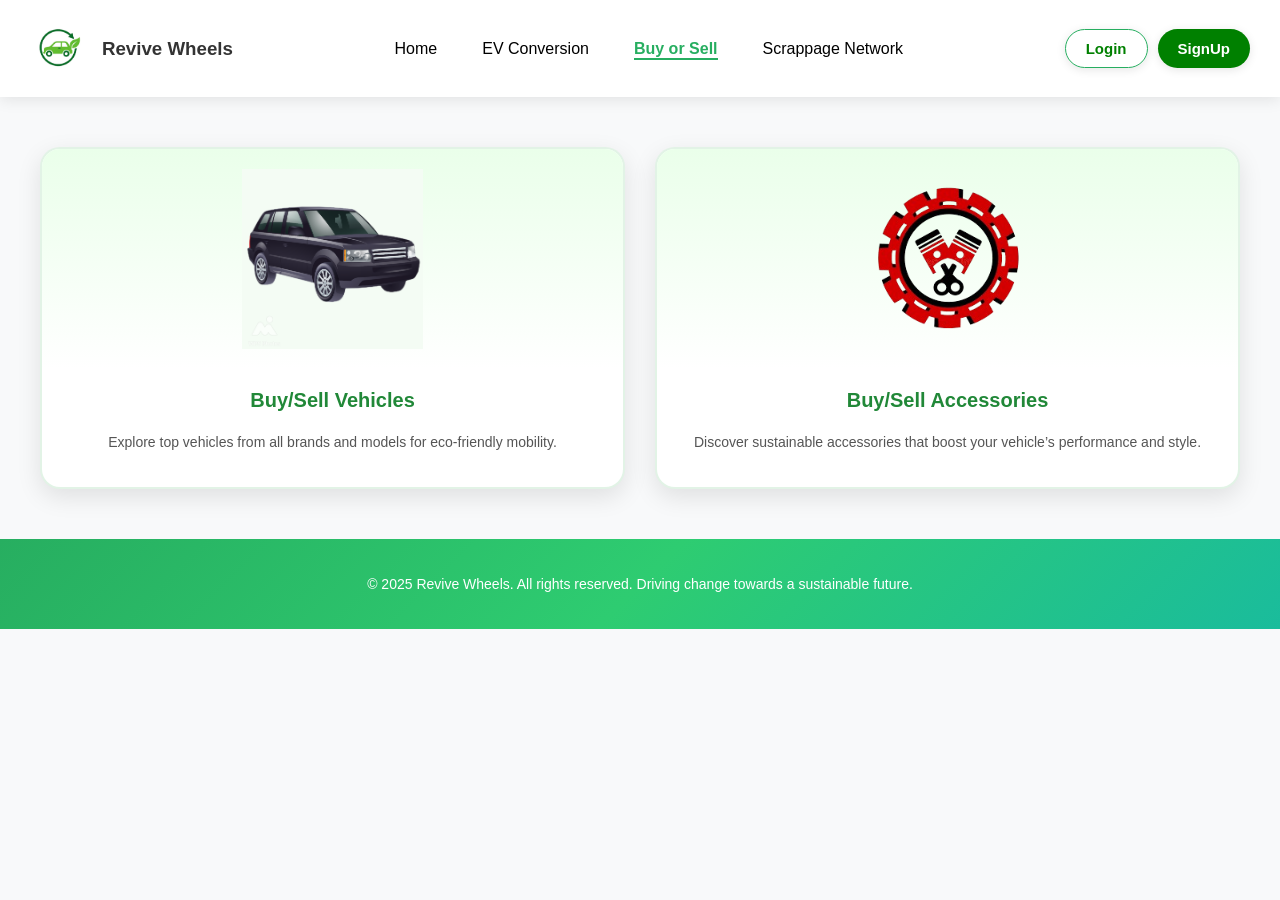
<file: frontend/market.html>
<!DOCTYPE html>
<html lang="en">
<head>
  <meta charset="UTF-8" />
  <meta name="viewport" content="width=device-width, initial-scale=1.0"/>
  <title>Market Cards</title>
  <link rel="stylesheet" href="market.css" />
</head>
<body>

  <!-- Header/Navigation -->
  <header class="header" id="header">
    <div class="logo-container">
      <img src="logo.jpeg" alt="Logo" />
      <h3>Revive Wheels</h3>
    </div>
    <nav>
        <ul class="nav-links">
            <li><a href="./index.html" id="tab-style">Home</a></li>
            <li><a href="./ev_coversion_ui.html" id="tab-style">EV Conversion</a></li>
            <li class="active"><a href="./market.html" id="tab-style">Buy or Sell</a></li>
            <li><a href="./scrappage/scrappage_form.html" id="tab-style">Scrappage Network</a></li>
        </ul>            
    </nav>
    <div class="auth-buttons">
      <button>
        <a href="../signin.html" style="text-decoration: none; color:green">Login</a>
      </button>
      <button style="background-color: green;">
        <a href="../signup.html" style="text-decoration: none; color:white">SignUp</a>
      </button>
    </div>
  </header>

  <!-- Main Cards Container -->
  <section class="container">
    <!-- Buy/Sell Vehicles Card -->
    <a href="./vehicles/index.html" class="card-link">
      <div class="card">
        <img src="image.png" alt="Buy/Sell Vehicles" class="card-image" />
        <div class="card-text">
          <h2 class="card-title">Buy/Sell Vehicles</h2>
          <p class="card-desc">Explore top vehicles from all brands and models for eco-friendly mobility.</p>
        </div>
      </div>
    </a>

    <!-- Buy/Sell Accessories Card -->
    <a href="./accessories/index.html" class="card-link">
      <div class="card">
        <img src="parts.png" alt="Buy/Sell Accessories" class="card-image" />
        <div class="card-text">
          <h2 class="card-title">Buy/Sell Accessories</h2>
          <p class="card-desc">Discover sustainable accessories that boost your vehicle’s performance and style.</p>
        </div>
      </div>
    </a>
  </section>

  <!-- Footer -->
  <footer>
    <p>&copy; 2025 Revive Wheels. All rights reserved. Driving change towards a sustainable future.</p>
  </footer>

</body>
</html>
</file>
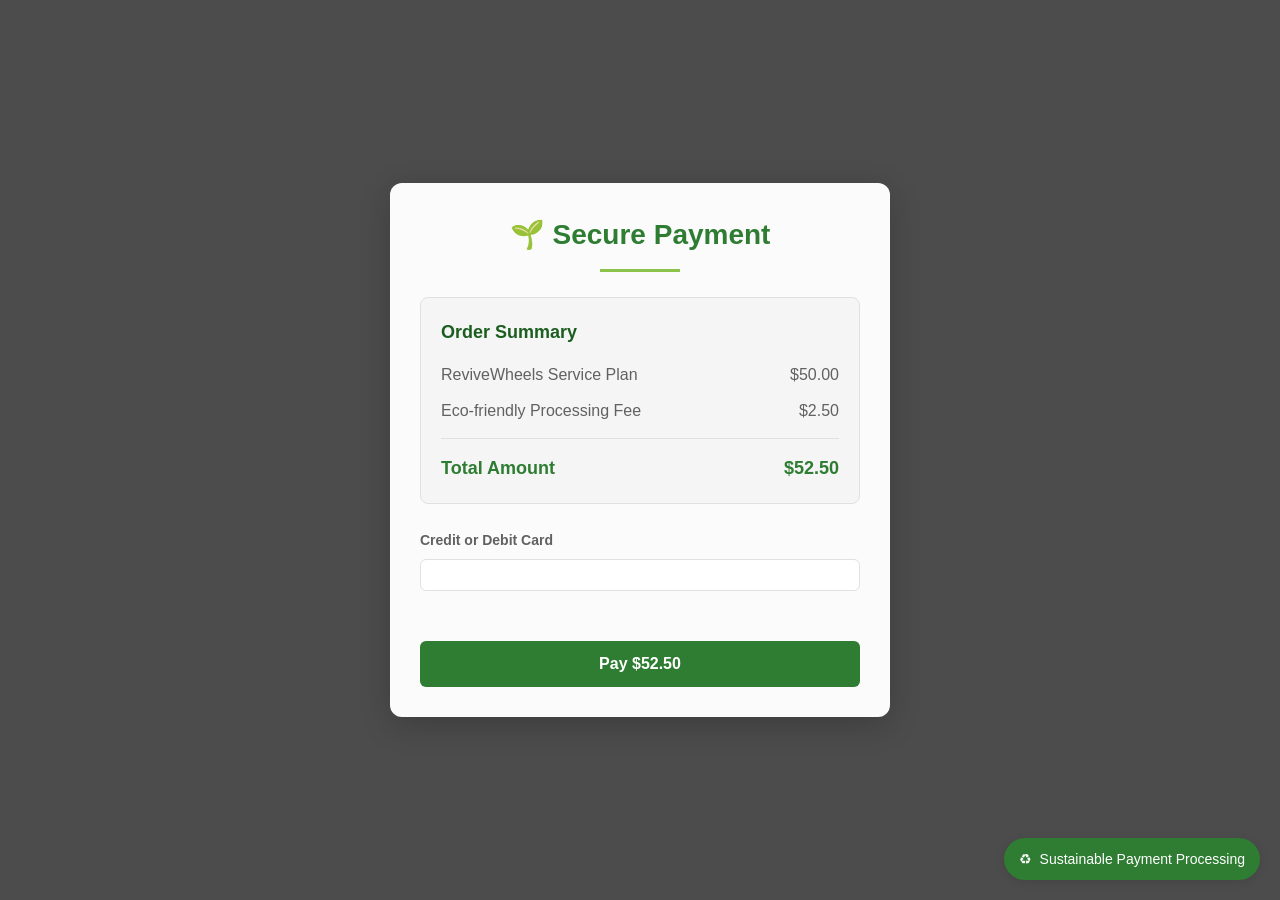
<file: frontend/payment.html>
<!DOCTYPE html>
<html lang="en">
  <head>
    <meta charset="UTF-8" />
    <meta name="viewport" content="width=device-width, initial-scale=1.0" />
    <title>ReviveWheels Secure Payment</title>
    <!-- Stripe.js V3 library -->
    <script src="https://js.stripe.com/v3/"></script>
    <style>
      :root {
        --primary-green: #2e7d32;
        --secondary-green: #388e3c;
        --light-green: #8bc34a;
        --lighter-green: #dcedc8;
        --dark-green: #1b5e20;
        --white: #ffffff;
        --light-gray: #f5f5f5;
        --medium-gray: #e0e0e0;
        --dark-gray: #616161;
        --error-red: #d32f2f;
        --success-green: #4caf50;
      }

      * {
        margin: 0;
        padding: 0;
        box-sizing: border-box;
        font-family: "Segoe UI", Tahoma, Geneva, Verdana, sans-serif;
      }

      body {
        background-image: url(https://img.freepik.com/free-vector/street-paid-parking-concept-illustration_114360-10364.jpg?ga=GA1.1.847390588.1742740821&semt=ais_hybrid&w=740);
        background-repeat: no-repeat;
        background-attachment: fixed;
        background-size: cover;
        background-position: center;
        position: relative;
        min-height: 100vh;
        color: var(--dark-gray);
        line-height: 1.6;
        display: flex;
        justify-content: center;
        align-items: center;
        padding: 20px;
      }

      body::before {
        content: "";
        position: fixed;
        top: 0;
        left: 0;
        width: 100%;
        height: 100%;
        background-color: rgba(0, 0, 0, 0.7);
        z-index: 0;
      }

      .container {
        position: relative;
        z-index: 1;
        width: 100%;
        max-width: 500px;
        margin: 40px auto;
        padding: 30px;
        background-color: rgba(255, 255, 255, 0.98);
        border-radius: 12px;
        box-shadow: 0 8px 32px rgba(0, 0, 0, 0.2);
      }

      h2 {
        color: var(--primary-green);
        text-align: center;
        margin-bottom: 25px;
        font-weight: 600;
        font-size: 28px;
        position: relative;
        padding-bottom: 15px;
      }

      h2::after {
        content: "";
        position: absolute;
        bottom: 0;
        left: 50%;
        transform: translateX(-50%);
        width: 80px;
        height: 3px;
        background-color: var(--light-green);
      }

      .order-summary {
        background-color: var(--light-gray);
        padding: 20px;
        border-radius: 8px;
        margin-bottom: 25px;
        border: 1px solid var(--medium-gray);
      }
      .order-summary h3 {
        color: var(--dark-green);
        margin-bottom: 15px;
        font-size: 18px;
        text-align: left;
      }
      .order-item {
        display: flex;
        justify-content: space-between;
        font-size: 16px;
        margin-bottom: 10px;
      }
      .order-total {
        display: flex;
        justify-content: space-between;
        font-weight: bold;
        font-size: 18px;
        margin-top: 15px;
        padding-top: 15px;
        border-top: 1px solid var(--medium-gray);
        color: var(--primary-green);
      }

      #payment-form {
        width: 100%;
      }

      .form-row {
        margin-bottom: 15px;
      }

      label {
        display: block;
        margin-bottom: 8px;
        font-weight: 600;
        font-size: 14px;
        color: var(--dark-gray);
      }

      #card-element {
        padding: 15px;
        border: 1px solid var(--medium-gray);
        border-radius: 6px;
        background-color: var(--white);
        transition: all 0.3s ease;
      }

      #card-element--focus {
        outline: none;
        border-color: var(--light-green);
        box-shadow: 0 0 0 2px rgba(139, 195, 74, 0.2);
      }

      #card-errors {
        color: var(--error-red);
        font-size: 14px;
        margin-top: 10px;
        text-align: center;
        min-height: 20px;
      }

      #submit-button {
        width: 100%;
        padding: 14px;
        border: none;
        border-radius: 6px;
        font-size: 16px;
        font-weight: 600;
        cursor: pointer;
        transition: all 0.3s ease;
        background-color: var(--primary-green);
        color: var(--white);
        margin-top: 20px;
        display: flex;
        align-items: center;
        justify-content: center;
        gap: 8px;
      }

      #submit-button:hover {
        background-color: var(--dark-green);
        transform: translateY(-2px);
        box-shadow: 0 4px 8px rgba(0, 0, 0, 0.1);
      }

      #submit-button:disabled {
        background-color: var(--medium-gray);
        cursor: not-allowed;
        transform: translateY(0);
      }

      #payment-status {
        text-align: center;
        margin-top: 20px;
        padding: 12px;
        border-radius: 6px;
        font-weight: 500;
        display: none; /* Hidden by default */
      }
      .success {
        background-color: rgba(76, 175, 80, 0.1);
        color: var(--success-green);
        border: 1px solid rgba(76, 175, 80, 0.3);
        display: block;
      }

      .leaf-icon {
        color: var(--light-green);
        margin-right: 8px;
      }

      @keyframes spin {
        to {
          transform: rotate(360deg);
        }
      }

      .loading-spinner {
        display: inline-block;
        width: 20px;
        height: 20px;
        border: 3px solid rgba(255, 255, 255, 0.3);
        border-radius: 50%;
        border-top-color: #fff;
        animation: spin 1s ease-in-out infinite;
      }

      .eco-badge {
        position: fixed;
        bottom: 20px;
        right: 20px;
        background-color: var(--primary-green);
        color: white;
        padding: 10px 15px;
        border-radius: 50px;
        font-size: 14px;
        box-shadow: 0 2px 10px rgba(0, 0, 0, 0.1);
        display: flex;
        align-items: center;
        z-index: 10;
      }

      .eco-badge::before {
        content: "♻";
        margin-right: 8px;
      }

      @media (max-width: 550px) {
        .container {
          padding: 20px;
          margin: 20px;
        }
        h2 {
          font-size: 24px;
        }
      }
    </style>
  </head>
  <body>
    <div class="container">
      <h2><span class="leaf-icon">🌱</span>Secure Payment</h2>

      <div class="order-summary">
        <h3>Order Summary</h3>
        <div class="order-item">
          <span>ReviveWheels Service Plan</span>
          <span>$50.00</span>
        </div>
        <div class="order-item">
          <span>Eco-friendly Processing Fee</span>
          <span>$2.50</span>
        </div>
        <div class="order-total">
          <span>Total Amount</span>
          <span>$52.50</span>
        </div>
      </div>

      <form id="payment-form">
        <div class="form-row">
          <label for="card-element"> Credit or Debit Card </label>
          <!-- A Stripe Element will be inserted here. -->
          <div id="card-element"></div>
          <!-- Used to display form errors. -->
          <div id="card-errors" role="alert"></div>
        </div>
        <button id="submit-button">
          <span class="button-text">Pay $52.50</span>
        </button>
      </form>

      <div id="payment-status"></div>
    </div>

    <div class="eco-badge">Sustainable Payment Processing</div>

    <script src="https://checkout.razorpay.com/v1/checkout.js"></script>
    <script>
      document.getElementById("submit-button").onclick = async function (e) {
        e.preventDefault();

        // Fetch the Razorpay Key ID from the backend
        const keyResponse = await fetch(
          "http://localhost:3000/get-razorpay-key"
        );
        const { key } = await keyResponse.json();

        // Create a new order on the backend
        const orderResponse = await fetch(
          "http://localhost:3000/create-order",
          {
            method: "POST",
          }
        );
        const order = await orderResponse.json();

        const options = {
          key: key, // Use the key fetched from the backend
          amount: order.amount,
          currency: order.currency,
          name: "ReviveWheels",
          description: "ReviveWheels Service Plan",
          order_id: order.id,
          handler: async function (response) {
            const verificationResponse = await fetch(
              "http://localhost:3000/verify-payment",
              {
                method: "POST",
                headers: {
                  "Content-Type": "application/json",
                },
                body: JSON.stringify({
                  razorpay_order_id: response.razorpay_order_id,
                  razorpay_payment_id: response.razorpay_payment_id,
                  razorpay_signature: response.razorpay_signature,
                }),
              }
            );

            const verificationData = await verificationResponse.json();
            if (verificationData.success) {
              alert("Payment Successful!");
            } else {
              alert("Payment Failed. Please try again.");
            }
          },
          prefill: {
            name: "Your Name",
            email: "your.email@example.com",
            contact: "9999999999",
          },
          theme: {
            color: "#2e7d32",
          },
        };

        const rzp1 = new Razorpay(options);
        rzp1.open();
      };
    </script>
  </body>
</html>
</file>
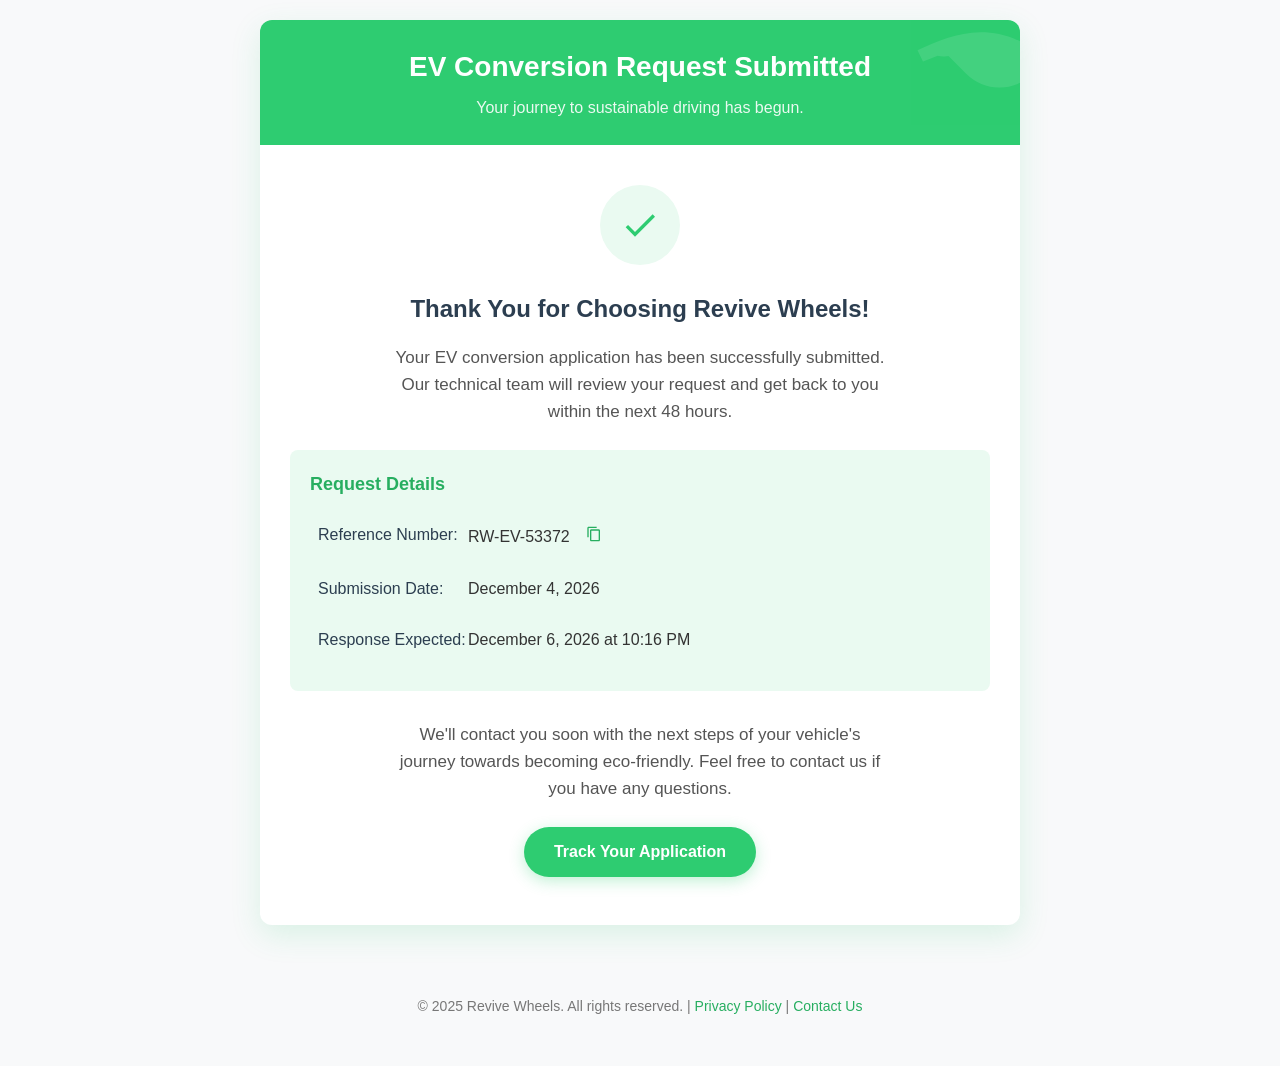
<file: frontend/submit.html>
<!DOCTYPE html>
<html lang="en">
  <head>
    <meta charset="UTF-8" />
    <meta name="viewport" content="width=device-width, initial-scale=1.0" />
    <title>Form Submission Confirmed | Revive Wheels</title>
    <style>
      :root {
        --primary-green: #2ecc71;
        --dark-green: #27ae60;
        --light-green: #a3e4bc;
        --very-light-green: #eafaf1;
        --accent-dark: #2c3e50;
      }

      * {
        margin: 0;
        padding: 0;
        box-sizing: border-box;
        font-family: "Segoe UI", Tahoma, Geneva, Verdana, sans-serif;
      }

      body {
        background-color: #f8f9fa;
        color: #333;
        line-height: 1.6;
      }

      .container {
        max-width: 800px;
        margin: 0 auto;
        padding: 20px;
        min-height: 100vh;
        display: flex;
        flex-direction: column;
        justify-content: center;
      }

      .confirmation-card {
        background-color: white;
        border-radius: 12px;
        box-shadow: 0 10px 30px rgba(46, 204, 113, 0.15);
        overflow: hidden;
        position: relative;
        margin-bottom: 30px;
        animation: slideIn 0.5s ease-out;
      }

      @keyframes slideIn {
        from {
          opacity: 0;
          transform: translateY(20px);
        }
        to {
          opacity: 1;
          transform: translateY(0);
        }
      }

      .card-header {
        background-color: var(--primary-green);
        padding: 25px 30px;
        text-align: center;
        position: relative;
      }

      .logo {
        width: 180px;
        margin-bottom: 15px;
        transition: transform 0.3s ease;
      }

      .logo:hover {
        transform: scale(1.05);
      }

      .card-header h1 {
        color: white;
        font-size: 28px;
        font-weight: 600;
        margin-bottom: 5px;
      }

      .card-header p {
        color: white;
        opacity: 0.9;
        font-size: 16px;
      }

      .card-body {
        padding: 40px 30px;
        text-align: center;
      }

      .success-icon {
        width: 80px;
        height: 80px;
        border-radius: 50%;
        background-color: var(--very-light-green);
        display: flex;
        align-items: center;
        justify-content: center;
        margin: 0 auto 25px;
        animation: pulse 2s infinite;
      }

      @keyframes pulse {
        0% {
          transform: scale(1);
          box-shadow: 0 0 0 0 rgba(46, 204, 113, 0.4);
        }
        70% {
          transform: scale(1.05);
          box-shadow: 0 0 0 10px rgba(46, 204, 113, 0);
        }
        100% {
          transform: scale(1);
          box-shadow: 0 0 0 0 rgba(46, 204, 113, 0);
        }
      }

      .success-icon svg {
        width: 40px;
        height: 40px;
        fill: var(--primary-green);
      }

      .card-body h2 {
        color: var(--accent-dark);
        font-size: 24px;
        margin-bottom: 15px;
      }

      .card-body p {
        color: #555;
        font-size: 17px;
        margin-bottom: 25px;
        max-width: 500px;
        margin-left: auto;
        margin-right: auto;
      }

      .details-box {
        background-color: var(--very-light-green);
        border-radius: 8px;
        padding: 20px;
        margin-bottom: 30px;
        text-align: left;
        transition: transform 0.3s ease, box-shadow 0.3s ease;
      }

      .details-box:hover {
        transform: translateY(-2px);
        box-shadow: 0 5px 15px rgba(46, 204, 113, 0.2);
      }

      .details-box h3 {
        color: var(--dark-green);
        font-size: 18px;
        margin-bottom: 15px;
        font-weight: 600;
      }

      .detail-item {
        display: flex;
        margin-bottom: 10px;
        padding: 8px;
        border-radius: 4px;
        transition: background-color 0.2s ease;
      }

      .detail-item:hover {
        background-color: rgba(255, 255, 255, 0.6);
      }

      .detail-label {
        font-weight: 500;
        width: 150px;
        color: var(--accent-dark);
      }

      .detail-value {
        color: #333;
        flex: 1;
      }

      .button {
        display: inline-block;
        background-color: var(--primary-green);
        color: white;
        padding: 12px 30px;
        border-radius: 30px;
        text-decoration: none;
        font-weight: 600;
        transition: all 0.3s ease;
        box-shadow: 0 4px 15px rgba(46, 204, 113, 0.3);
        position: relative;
        overflow: hidden;
      }

      .button:hover {
        background-color: var(--dark-green);
        transform: translateY(-2px);
        box-shadow: 0 7px 15px rgba(46, 204, 113, 0.4);
      }

      .button::after {
        content: '';
        position: absolute;
        top: 50%;
        left: 50%;
        width: 5px;
        height: 5px;
        background: rgba(255, 255, 255, 0.5);
        opacity: 0;
        border-radius: 100%;
        transform: scale(1, 1) translate(-50%);
        transform-origin: 50% 50%;
      }

      .button:focus:not(:active)::after {
        animation: ripple 1s ease-out;
      }

      @keyframes ripple {
        0% {
          transform: scale(0, 0);
          opacity: 0.5;
        }
        100% {
          transform: scale(100, 100);
          opacity: 0;
        }
      }

      .footer {
        text-align: center;
        margin-top: 40px;
        color: #777;
        font-size: 14px;
        animation: fadeIn 1s ease-out;
      }

      @keyframes fadeIn {
        from {
          opacity: 0;
        }
        to {
          opacity: 1;
        }
      }

      .footer a {
        color: var(--dark-green);
        text-decoration: none;
        transition: color 0.2s ease;
      }

      .footer a:hover {
        color: var(--primary-green);
      }

      .leaf-decoration {
        position: absolute;
        opacity: 0.1;
        z-index: 0;
        transition: transform 0.3s ease;
      }

      .leaf-top-right {
        top: -50px;
        right: -50px;
        transform: rotate(45deg);
        width: 150px;
      }

      .leaf-bottom-left {
        bottom: -70px;
        left: -70px;
        transform: rotate(135deg);
        width: 180px;
      }

      .confirmation-card:hover .leaf-top-right {
        transform: rotate(55deg) scale(1.1);
      }

      .confirmation-card:hover .leaf-bottom-left {
        transform: rotate(145deg) scale(1.1);
      }

      .card-content {
        position: relative;
        z-index: 1;
      }

      .copy-button {
        background: none;
        border: none;
        cursor: pointer;
        margin-left: 8px;
        padding: 4px;
        border-radius: 4px;
        transition: background-color 0.2s ease;
      }

      .copy-button:hover {
        background-color: rgba(46, 204, 113, 0.1);
      }

      .copy-button svg {
        width: 16px;
        height: 16px;
        fill: var(--dark-green);
      }

      .tooltip {
        position: absolute;
        background: var(--accent-dark);
        color: white;
        padding: 5px 10px;
        border-radius: 4px;
        font-size: 12px;
        pointer-events: none;
        opacity: 0;
        transition: opacity 0.2s ease;
      }

      .tooltip.show {
        opacity: 1;
      }

      @media (max-width: 768px) {
        .card-header {
          padding: 20px;
        }

        .card-body {
          padding: 30px 20px;
        }

        .detail-item {
          flex-direction: column;
          margin-bottom: 15px;
        }

        .detail-label {
          width: 100%;
          margin-bottom: 5px;
        }

        .copy-button {
          margin-top: 5px;
          margin-left: 0;
        }
      }
    </style>
  </head>
  <body>
    <div class="container">
      <div class="confirmation-card">
        <div class="card-header">
          <svg
            class="leaf-decoration leaf-top-right"
            xmlns="http://www.w3.org/2000/svg"
            viewBox="0 0 24 24"
          >
            <path
              d="M17,8C8,10,5.9,16.17,3.82,21.34L5.71,22l1-2.3A4.49,4.49,0,0,0,8,18.5h4A7.5,7.5,0,0,0,19.5,11V8H17Z"
              fill="white"
            ></path>
          </svg>

          <div class="card-content">
            <h1>EV Conversion Request Submitted</h1>
            <p>Your journey to sustainable driving has begun.</p>
          </div>
        </div>

        <div class="card-body">
          <div class="success-icon">
            <svg xmlns="http://www.w3.org/2000/svg" viewBox="0 0 24 24">
              <path
                d="M9 16.17L4.83 12l-1.42 1.41L9 19 21 7l-1.41-1.41L9 16.17z"
              />
            </svg>
          </div>

          <h2>Thank You for Choosing Revive Wheels!</h2>
          <p>
            Your EV conversion application has been successfully submitted. Our
            technical team will review your request and get back to you within
            the next 48 hours.
          </p>

          <div class="details-box">
            <h3>Request Details</h3>
            <div class="detail-item">
              <div class="detail-label">Reference Number:</div>
              <div class="detail-value">
                <span id="referenceNumber">RW-EV-25041</span>
                <button class="copy-button" onclick="copyReferenceNumber()" title="Copy reference number">
                  <svg xmlns="http://www.w3.org/2000/svg" viewBox="0 0 24 24">
                    <path d="M16 1H4c-1.1 0-2 .9-2 2v14h2V3h12V1zm3 4H8c-1.1 0-2 .9-2 2v14c0 1.1.9 2 2 2h11c1.1 0 2-.9 2-2V7c0-1.1-.9-2-2-2zm0 16H8V7h11v14z"/>
                  </svg>
                </button>
              </div>
            </div>
            <div class="detail-item">
              <div class="detail-label">Submission Date:</div>
              <div class="detail-value" id="submissionDate"></div>
            </div>
            <div class="detail-item">
              <div class="detail-label">Response Expected:</div>
              <div class="detail-value" id="responseDate"></div>
            </div>
          </div>

          <p>
            We'll contact you soon with the next steps of your vehicle's journey
            towards becoming eco-friendly. Feel free to contact us if you have
            any questions.
          </p>

          <a href="#" class="button" id="trackButton">Track Your Application</a>
        </div>

        <svg
          class="leaf-decoration leaf-bottom-left"
          xmlns="http://www.w3.org/2000/svg"
          viewBox="0 0 24 24"
        >
          <path
            d="M17,8C8,10,5.9,16.17,3.82,21.34L5.71,22l1-2.3A4.49,4.49,0,0,0,8,18.5h4A7.5,7.5,0,0,0,19.5,11V8H17Z"
            fill="white"
          ></path>
        </svg>
      </div>

      <div class="footer">
        <p>
          &copy; 2025 Revive Wheels. All rights reserved. |
          <a href="#">Privacy Policy</a> | <a href="#">Contact Us</a>
        </p>
      </div>
    </div>

    <div id="tooltip" class="tooltip">Copied!</div>

    <script>
      document.addEventListener("DOMContentLoaded", function () {
        initializeConfirmationPage();
      });

      function initializeConfirmationPage() {
        generateReferenceNumber();
        setDates();
        initializeTrackButton();
        saveSubmissionDetails();
      }

      function generateReferenceNumber() {
        const randomDigits = Math.floor(10000 + Math.random() * 90000);
        const referenceNumber = `RW-EV-${randomDigits}`;
        document.getElementById('referenceNumber').textContent = referenceNumber;
      }

      function setDates() {
        const now = new Date();
        const responseTime = new Date(now.getTime() + 48 * 60 * 60 * 1000);

        const dateOptions = { year: "numeric", month: "long", day: "numeric" };
        const dateTimeOptions = { 
          year: "numeric", 
          month: "long", 
          day: "numeric",
          hour: "2-digit",
          minute: "2-digit"
        };

        document.getElementById('submissionDate').textContent = now.toLocaleDateString("en-US", dateOptions);
        document.getElementById('responseDate').textContent = responseTime.toLocaleDateString("en-US", dateTimeOptions);
      }

      function initializeTrackButton() {
        const trackButton = document.getElementById('trackButton');
        if (trackButton) {
          trackButton.addEventListener("click", function (e) {
            e.preventDefault();
            const referenceNumber = document.getElementById('referenceNumber').textContent;
            
            // Show tracking modal or redirect to tracking page
            showTrackingInfo(referenceNumber);
          });
        }
      }

      function showTrackingInfo(referenceNumber) {
        // For demo purposes, show an alert
        alert(`Tracking application ${referenceNumber}\n\nStatus: Under Review\nNext Update: Within 48 hours\n\nFull tracking functionality will be implemented in the production version.`);
      }

      function copyReferenceNumber() {
        const referenceNumber = document.getElementById('referenceNumber').textContent;
        navigator.clipboard.writeText(referenceNumber).then(() => {
          showTooltip();
        });
      }

      function showTooltip() {
        const tooltip = document.getElementById('tooltip');
        const copyButton = document.querySelector('.copy-button');
        const rect = copyButton.getBoundingClientRect();
        
        tooltip.style.left = `${rect.left}px`;
        tooltip.style.top = `${rect.bottom + 5}px`;
        tooltip.classList.add('show');
        
        setTimeout(() => {
          tooltip.classList.remove('show');
        }, 2000);
      }

      function saveSubmissionDetails() {
        const submissionData = {
          referenceNumber: document.getElementById('referenceNumber').textContent,
          submissionDate: document.getElementById('submissionDate').textContent,
          responseExpected: document.getElementById('responseDate').textContent,
          status: "pending"
        };

        localStorage.setItem('reviveWheelsSubmission', JSON.stringify(submissionData));
      }
    </script>
  </body>
</html>
</file>
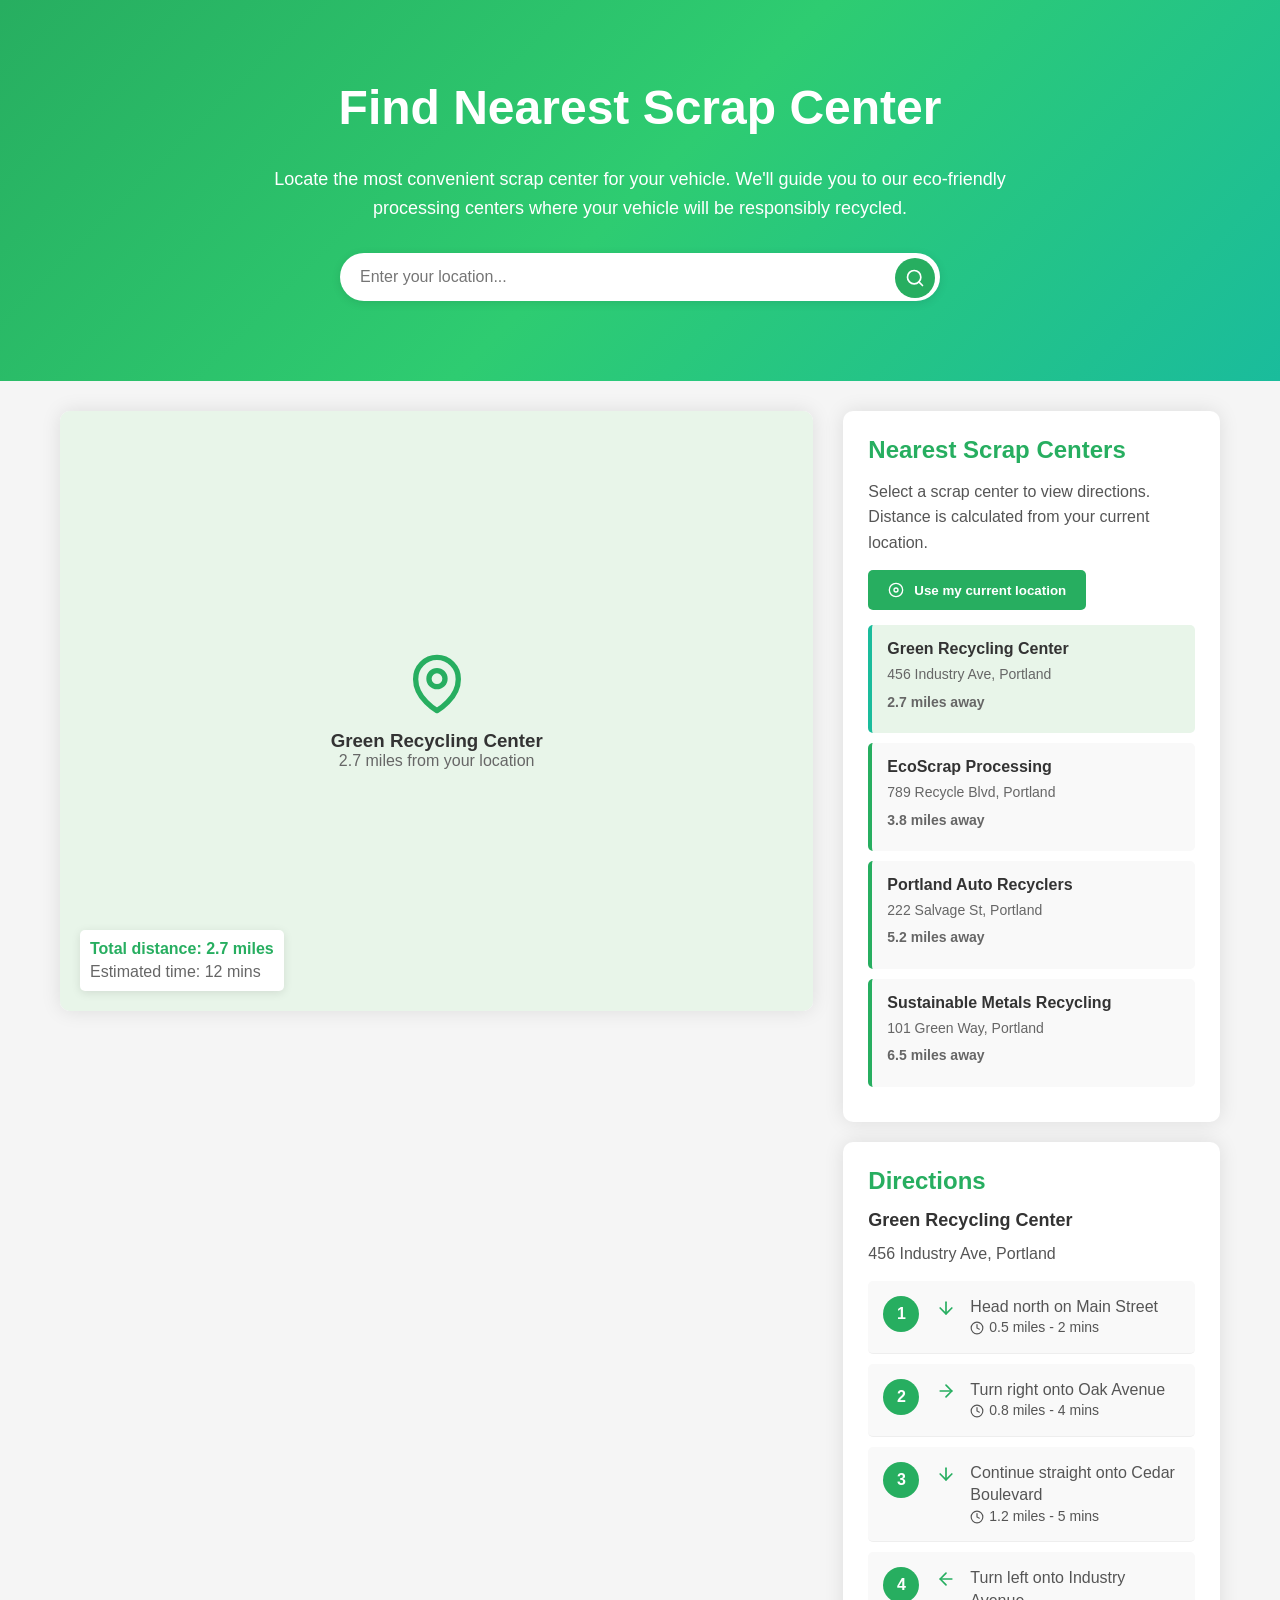
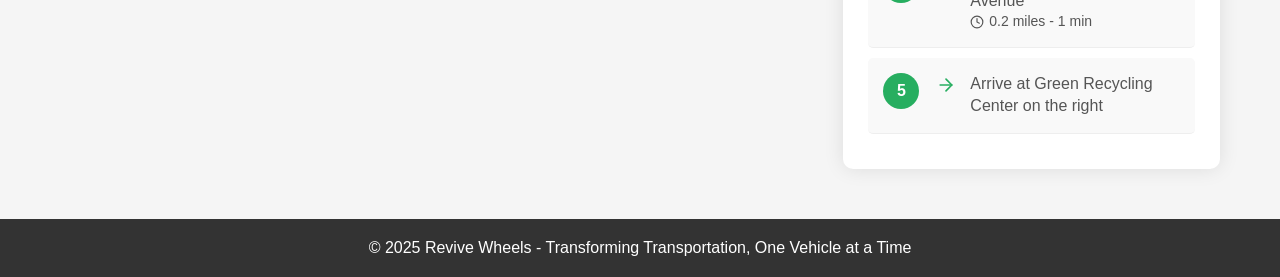
<file: frontend/scrappage/diy.html>
<!DOCTYPE html>
<html lang="en">
<head>
    <meta charset="UTF-8">
    <meta name="viewport" content="width=device-width, initial-scale=1.0">
    <title>Revive Wheels - Find Nearest Scrap Center</title>
    <style>
        * {
            margin: 0;
            padding: 0;
            box-sizing: border-box;
            font-family: 'Segoe UI', Tahoma, Geneva, Verdana, sans-serif;
        }
        
        body {
            background-color: #f5f5f5;
            padding: 0;
        }
        
        .hero {
            background: linear-gradient(135deg, #27ae60 0%, #2ecc71 50%, #1abc9c 100%);
            padding: 80px 20px;
            text-align: center;
            color: white;
        }
        
        .hero h1 {
            font-size: 48px;
            margin-bottom: 30px;
        }
        
        .hero p {
            font-size: 18px;
            max-width: 800px;
            margin: 0 auto 30px;
            line-height: 1.6;
        }
        
        .search-container {
            max-width: 600px;
            margin: 0 auto;
            position: relative;
        }
        
        .search-input {
            width: 100%;
            padding: 15px 20px;
            border-radius: 30px;
            border: none;
            font-size: 16px;
            box-shadow: 0 2px 10px rgba(0, 0, 0, 0.1);
        }
        
        .search-button {
            position: absolute;
            right: 5px;
            top: 5px;
            background-color: #27ae60;
            border: none;
            color: white;
            width: 40px;
            height: 40px;
            border-radius: 50%;
            cursor: pointer;
            display: flex;
            align-items: center;
            justify-content: center;
        }
        
        .container {
            max-width: 1200px;
            margin: 30px auto;
            display: flex;
            flex-wrap: wrap;
            gap: 30px;
            padding: 0 20px;
        }
        
        .map-container {
            flex: 2;
            min-width: 300px;
            height: 600px;
            background-color: white;
            border-radius: 10px;
            box-shadow: 0 0 20px rgba(0, 0, 0, 0.1);
            overflow: hidden;
        }
        
        .map {
            width: 100%;
            height: 100%;
            background-color: #f1f1f1;
            position: relative;
        }
        
        .map-placeholder {
            position: absolute;
            top: 0;
            left: 0;
            width: 100%;
            height: 100%;
            background-color: #e8f5e9;
            display: flex;
            justify-content: center;
            align-items: center;
            color: #333;
            font-size: 16px;
        }
        
        .info-panel {
            flex: 1;
            min-width: 300px;
            display: flex;
            flex-direction: column;
            gap: 20px;
        }
        
        .info-card {
            background-color: white;
            border-radius: 10px;
            box-shadow: 0 0 20px rgba(0, 0, 0, 0.1);
            padding: 25px;
        }
        
        .info-card h2 {
            color: #27ae60;
            margin-bottom: 15px;
            font-size: 24px;
        }
        
        .info-card p {
            color: #555;
            margin-bottom: 15px;
            line-height: 1.6;
        }
        
        .info-card h3 {
            color: #333;
            margin: 15px 0 10px;
            font-size: 18px;
        }
        
        .center-list {
            list-style: none;
            margin-top: 15px;
        }
        
        .center-item {
            background-color: #f9f9f9;
            border-left: 4px solid #27ae60;
            padding: 15px;
            margin-bottom: 10px;
            border-radius: 5px;
            cursor: pointer;
            transition: transform 0.2s, box-shadow 0.2s;
        }
        
        .center-item:hover {
            transform: translateY(-2px);
            box-shadow: 0 5px 15px rgba(0, 0, 0, 0.1);
        }
        
        .center-item.active {
            background-color: #e8f5e9;
            border-left: 4px solid #1abc9c;
        }
        
        .center-item h4 {
            color: #333;
            margin-bottom: 5px;
        }
        
        .center-item p {
            color: #666;
            margin-bottom: 5px;
            font-size: 14px;
        }
        
        .center-distance {
            font-weight: bold;
            color: #27ae60;
        }
        
        .directions-list {
            list-style: none;
        }
        
        .direction-step {
            display: flex;
            padding: 15px;
            border-bottom: 1px solid #eee;
            background-color: #f9f9f9;
            border-radius: 5px;
            margin-bottom: 10px;
            transition: transform 0.2s;
        }
        
        .direction-step:hover {
            transform: translateY(-2px);
            box-shadow: 0 3px 10px rgba(0, 0, 0, 0.08);
        }
        
        .step-number {
            width: 36px;
            height: 36px;
            background-color: #27ae60;
            border-radius: 50%;
            display: flex;
            align-items: center;
            justify-content: center;
            color: white;
            font-weight: bold;
            font-size: 16px;
            flex-shrink: 0;
            margin-right: 15px;
        }
        
        .step-details {
            flex: 1;
        }
        
        .step-details p {
            margin: 0;
            line-height: 1.4;
        }
        
        .step-distance {
            color: #27ae60;
            font-size: 14px;
            font-weight: 500;
            margin-top: 5px;
            display: flex;
            align-items: center;
        }
        
        .step-distance svg {
            margin-right: 5px;
        }
        
        .step-instruction {
            font-weight: 500;
        }
        
        .direction-icon {
            width: 24px;
            height: 24px;
            margin-right: 12px;
            display: flex;
            align-items: center;
            justify-content: center;
            flex-shrink: 0;
        }
        
        .location-btn {
            background-color: #27ae60;
            color: white;
            border: none;
            padding: 12px 20px;
            border-radius: 5px;
            cursor: pointer;
            display: flex;
            align-items: center;
            gap: 10px;
            font-weight: bold;
            margin-top: 10px;
            transition: background-color 0.2s;
        }
        
        .location-btn:hover {
            background-color: #219653;
        }
        
        .footer {
            background-color: #333;
            color: white;
            text-align: center;
            padding: 20px;
            margin-top: 50px;
        }
        
        @media (max-width: 768px) {
            .hero h1 {
                font-size: 36px;
            }
            
            .container {
                flex-direction: column;
            }
            
            .map-container {
                height: 400px;
            }
        }
    </style>
</head>
<body>
    <div class="hero">
        <h1>Find Nearest Scrap Center</h1>
        <p>Locate the most convenient scrap center for your vehicle. We'll guide you to our eco-friendly processing centers where your vehicle will be responsibly recycled.</p>
        
        <div class="search-container">
            <input type="text" class="search-input" placeholder="Enter your location...">
            <button class="search-button" id="searchBtn">
                <svg xmlns="http://www.w3.org/2000/svg" width="20" height="20" viewBox="0 0 24 24" fill="none" stroke="currentColor" stroke-width="2" stroke-linecap="round" stroke-linejoin="round">
                    <circle cx="11" cy="11" r="8"></circle>
                    <line x1="21" y1="21" x2="16.65" y2="16.65"></line>
                </svg>
            </button>
        </div>
    </div>
    
    <div class="container">
        <div class="map-container">
            <div class="map" id="map">
                <div class="map-placeholder" id="mapPlaceholder">
                    <p>Map will be displayed here</p>
                </div>
            </div>
        </div>
        
        <div class="info-panel">
            <div class="info-card">
                <h2>Nearest Scrap Centers</h2>
                <p>Select a scrap center to view directions. Distance is calculated from your current location.</p>
                
                <button class="location-btn" id="getLocationBtn">
                    <svg xmlns="http://www.w3.org/2000/svg" width="16" height="16" viewBox="0 0 24 24" fill="none" stroke="currentColor" stroke-width="2" stroke-linecap="round" stroke-linejoin="round">
                        <circle cx="12" cy="12" r="10"></circle>
                        <circle cx="12" cy="12" r="3"></circle>
                    </svg>
                    Use my current location
                </button>
                
                <ul class="center-list" id="centerList">
                    <!-- Centers will be populated here -->
                </ul>
            </div>
            
            <div class="info-card">
                <h2>Directions</h2>
                <h3 id="selectedCenterName">Green Recycling Center</h3>
                <p id="selectedCenterAddress">456 Industry Ave, Portland</p>
                
                <ul class="directions-list" id="directionsList">
                    <!-- Directions will be populated here -->
                </ul>
            </div>
        </div>
    </div>
    
    <div class="footer">
        <p>&copy; 2025 Revive Wheels - Transforming Transportation, One Vehicle at a Time</p>
    </div>

    <script>
        // Hardcoded data for scrap centers
        const scrapCenters = [
            {
                id: 1,
                name: "Green Recycling Center",
                address: "456 Industry Ave, Portland",
                distance: 2.7,
                lat: 45.5152,
                lng: -122.6784
            },
            {
                id: 2,
                name: "EcoScrap Processing",
                address: "789 Recycle Blvd, Portland",
                distance: 3.8,
                lat: 45.5234,
                lng: -122.6762
            },
            {
                id: 3,
                name: "Portland Auto Recyclers",
                address: "222 Salvage St, Portland",
                distance: 5.2,
                lat: 45.5012,
                lng: -122.6730
            },
            {
                id: 4,
                name: "Sustainable Metals Recycling",
                address: "101 Green Way, Portland",
                distance: 6.5,
                lat: 45.5300,
                lng: -122.6819
            }
        ];

        // Hardcoded directions
        const directions = [
            {
                step: 1,
                instruction: "Head north on Main Street",
                distance: "0.5 miles",
                duration: "2 mins"
            },
            {
                step: 2,
                instruction: "Turn right onto Oak Avenue",
                distance: "0.8 miles",
                duration: "4 mins"
            },
            {
                step: 3,
                instruction: "Continue straight onto Cedar Boulevard",
                distance: "1.2 miles",
                duration: "5 mins"
            },
            {
                step: 4,
                instruction: "Turn left onto Industry Avenue",
                distance: "0.2 miles",
                duration: "1 min"
            },
            {
                step: 5,
                instruction: "Arrive at Green Recycling Center on the right",
                distance: "",
                duration: ""
            }
        ];

        // DOM elements
        const centerList = document.getElementById('centerList');
        const directionsList = document.getElementById('directionsList');
        const selectedCenterName = document.getElementById('selectedCenterName');
        const selectedCenterAddress = document.getElementById('selectedCenterAddress');
        const mapPlaceholder = document.getElementById('mapPlaceholder');
        const getLocationBtn = document.getElementById('getLocationBtn');
        const searchBtn = document.getElementById('searchBtn');
        const searchInput = document.querySelector('.search-input');

        // Initialize the page
        function init() {
            renderScrapCenters();
            renderDirections(directions);
            initializeMockMap();

            // Event listeners
            getLocationBtn.addEventListener('click', getCurrentLocation);
            searchBtn.addEventListener('click', searchLocation);
            searchInput.addEventListener('keyup', function(event) {
                if (event.key === 'Enter') {
                    searchLocation();
                }
            });
        }

        // Render the list of scrap centers
        function renderScrapCenters() {
            centerList.innerHTML = '';
            
            scrapCenters.forEach((center, index) => {
                const centerItem = document.createElement('li');
                centerItem.className = 'center-item' + (index === 0 ? ' active' : '');
                centerItem.dataset.id = center.id;
                
                centerItem.innerHTML = `
                    <h4>${center.name}</h4>
                    <p>${center.address}</p>
                    <p class="center-distance">${center.distance} miles away</p>
                `;
                
                centerItem.addEventListener('click', () => selectCenter(center, centerItem));
                
                centerList.appendChild(centerItem);
            });
        }

        // Select a center and update the directions
        function selectCenter(center, element) {
            // Remove active class from all items
            document.querySelectorAll('.center-item').forEach(item => {
                item.classList.remove('active');
            });
            
            // Add active class to selected item
            element.classList.add('active');
            
            // Update center info
            selectedCenterName.textContent = center.name;
            selectedCenterAddress.textContent = center.address;
            
            // Update map (mock)
            updateMockMap(center);
            
            // Generate new directions (mock - would be from API in real implementation)
            const newDirections = directions.map(dir => ({...dir}));
            newDirections[4].instruction = `Arrive at ${center.name} on the right`;
            renderDirections(newDirections);
        }

        // Render the directions list
        function renderDirections(steps) {
            directionsList.innerHTML = '';
            
            // Icons for different direction types
            const icons = {
                straight: '<svg xmlns="http://www.w3.org/2000/svg" width="20" height="20" viewBox="0 0 24 24" fill="none" stroke="#27ae60" stroke-width="2" stroke-linecap="round" stroke-linejoin="round"><line x1="12" y1="5" x2="12" y2="19"></line><polyline points="19 12 12 19 5 12"></polyline></svg>',
                right: '<svg xmlns="http://www.w3.org/2000/svg" width="20" height="20" viewBox="0 0 24 24" fill="none" stroke="#27ae60" stroke-width="2" stroke-linecap="round" stroke-linejoin="round"><line x1="5" y1="12" x2="19" y2="12"></line><polyline points="12 5 19 12 12 19"></polyline></svg>',
                left: '<svg xmlns="http://www.w3.org/2000/svg" width="20" height="20" viewBox="0 0 24 24" fill="none" stroke="#27ae60" stroke-width="2" stroke-linecap="round" stroke-linejoin="round"><line x1="19" y1="12" x2="5" y2="12"></line><polyline points="12 19 5 12 12 5"></polyline></svg>',
                arrival: '<svg xmlns="http://www.w3.org/2000/svg" width="20" height="20" viewBox="0 0 24 24" fill="none" stroke="#27ae60" stroke-width="2" stroke-linecap="round" stroke-linejoin="round"><path d="M12 22s-8-4.5-8-11.8A8 8 0 0 1 12 2a8 8 0 0 1 8 8.2c0 7.3-8 11.8-8 11.8z"/><circle cx="12" cy="10" r="3"/></svg>'
            };
            
            steps.forEach(step => {
                const directionStep = document.createElement('li');
                directionStep.className = 'direction-step';
                
                // Determine icon based on instruction text
                let icon = icons.straight;
                if (step.instruction.toLowerCase().includes('right')) {
                    icon = icons.right;
                } else if (step.instruction.toLowerCase().includes('left')) {
                    icon = icons.left;
                } else if (step.instruction.toLowerCase().includes('arrive')) {
                    icon = icons.arrival;
                }
                
                directionStep.innerHTML = `
                    <div class="step-number">${step.step}</div>
                    <div class="direction-icon">${icon}</div>
                    <div class="step-details">
                        <p class="step-instruction">${step.instruction}</p>
                        ${step.distance ? `
                            <p class="step-distance">
                                <svg xmlns="http://www.w3.org/2000/svg" width="14" height="14" viewBox="0 0 24 24" fill="none" stroke="currentColor" stroke-width="2" stroke-linecap="round" stroke-linejoin="round">
                                    <circle cx="12" cy="12" r="10"></circle>
                                    <polyline points="12 6 12 12 16 14"></polyline>
                                </svg>
                                ${step.distance} - ${step.duration}
                            </p>
                        ` : ''}
                    </div>
                `;
                
                directionsList.appendChild(directionStep);
            });
        }

        // Mock map initialization
        function initializeMockMap() {
            mapPlaceholder.innerHTML = `
                <div style="width: 100%; height: 100%; position: relative; overflow: hidden;">
                    <div style="position: absolute; top: 50%; left: 50%; transform: translate(-50%, -50%); text-align: center;">
                        <svg xmlns="http://www.w3.org/2000/svg" width="64" height="64" viewBox="0 0 24 24" fill="none" stroke="#27ae60" stroke-width="2" stroke-linecap="round" stroke-linejoin="round">
                            <path d="M12 22s-8-4.5-8-11.8A8 8 0 0 1 12 2a8 8 0 0 1 8 8.2c0 7.3-8 11.8-8 11.8z"/>
                            <circle cx="12" cy="10" r="3"/>
                        </svg>
                        <h3 style="margin-top: 10px; color: #333;">Green Recycling Center</h3>
                        <p style="color: #666;">2.7 miles from your location</p>
                    </div>
                    <div style="position: absolute; bottom: 20px; left: 20px; background: white; padding: 10px; border-radius: 5px; box-shadow: 0 2px 10px rgba(0,0,0,0.1);">
                        <p style="margin: 0; font-weight: bold; color: #27ae60;">Total distance: 2.7 miles</p>
                        <p style="margin: 5px 0 0; color: #666;">Estimated time: 12 mins</p>
                    </div>
                </div>
            `;
        }

        // Update mock map for selected center
        function updateMockMap(center) {
            mapPlaceholder.innerHTML = `
                <div style="width: 100%; height: 100%; position: relative; overflow: hidden;">
                    <div style="position: absolute; top: 50%; left: 50%; transform: translate(-50%, -50%); text-align: center;">
                        <svg xmlns="http://www.w3.org/2000/svg" width="64" height="64" viewBox="0 0 24 24" fill="none" stroke="#27ae60" stroke-width="2" stroke-linecap="round" stroke-linejoin="round">
                            <path d="M12 22s-8-4.5-8-11.8A8 8 0 0 1 12 2a8 8 0 0 1 8 8.2c0 7.3-8 11.8-8 11.8z"/>
                            <circle cx="12" cy="10" r="3"/>
                        </svg>
                        <h3 style="margin-top: 10px; color: #333;">${center.name}</h3>
                        <p style="color: #666;">${center.distance} miles from your location</p>
                    </div>
                    <div style="position: absolute; bottom: 20px; left: 20px; background: white; padding: 10px; border-radius: 5px; box-shadow: 0 2px 10px rgba(0,0,0,0.1);">
                        <p style="margin: 0; font-weight: bold; color: #27ae60;">Total distance: ${center.distance} miles</p>
                        <p style="margin: 5px 0 0; color: #666;">Estimated time: ${Math.round(center.distance * 4)} mins</p>
                    </div>
                </div>
            `;
        }

        // Get current location (mock)
        function getCurrentLocation() {
            getLocationBtn.innerHTML = `
                <svg xmlns="http://www.w3.org/2000/svg" width="16" height="16" viewBox="0 0 24 24" fill="none" stroke="currentColor" stroke-width="2" stroke-linecap="round" stroke-linejoin="round">
                    <path d="M12 22s-8-4.5-8-11.8A8 8 0 0 1 12 2a8 8 0 0 1 8 8.2c0 7.3-8 11.8-8 11.8z"/>
                    <circle cx="12" cy="10" r="3"/>
                </svg>
                Location found!
            `;
            
            setTimeout(() => {
                getLocationBtn.innerHTML = `
                    <svg xmlns="http://www.w3.org/2000/svg" width="16" height="16" viewBox="0 0 24 24" fill="none" stroke="currentColor" stroke-width="2" stroke-linecap="round" stroke-linejoin="round">
                        <circle cx="12" cy="12" r="10"></circle>
                        <circle cx="12" cy="12" r="3"></circle>
                    </svg>
                    Use my current location
                `;
                
                // In a real app, we would use the geolocation API
                // For this demo, we'll just refresh the centers with slightly changed distances
                const updatedCenters = scrapCenters.map(center => ({
                    ...center,
                    distance: (center.distance - 0.2).toFixed(1)
                }));
                
                // Re-render with updated distances
                renderScrapCenters();
            }, 1500);
        }

        // Search for a location (mock)
        function searchLocation() {
            const searchValue = searchInput.value.trim();
            
            if (searchValue) {
                // In a real app, we would geocode the address and update the map
                // For this demo, we'll just show a notification
                const notification = document.createElement('div');
                notification.style.position = 'fixed';
                notification.style.top = '20px';
                notification.style.left = '50%';
                notification.style.transform = 'translateX(-50%)';
                notification.style.backgroundColor = '#27ae60';
                notification.style.color = 'white';
                notification.style.padding = '10px 20px';
                notification.style.borderRadius = '5px';
                notification.style.boxShadow = '0 2px 10px rgba(0,0,0,0.2)';
                notification.style.zIndex = '1000';
                notification.textContent = `Searching for scrap centers near: ${searchValue}`;
                
                document.body.appendChild(notification);
                
                setTimeout(() => {
                    document.body.removeChild(notification);
                    
                    // Update centers with new mock data
                    const updatedCenters = scrapCenters.map(center => ({
                        ...center,
                        distance: (Math.random() * 5 + 1).toFixed(1)
                    }));
                    
                    // Sort by distance
                    updatedCenters.sort((a, b) => a.distance - b.distance);
                    
                    // Re-render
                    renderScrapCenters();
                }, 1500);
            }
        }

        // Initialize on load
        window.addEventListener('DOMContentLoaded', init);
    </script>
</body>
</html>
</file>
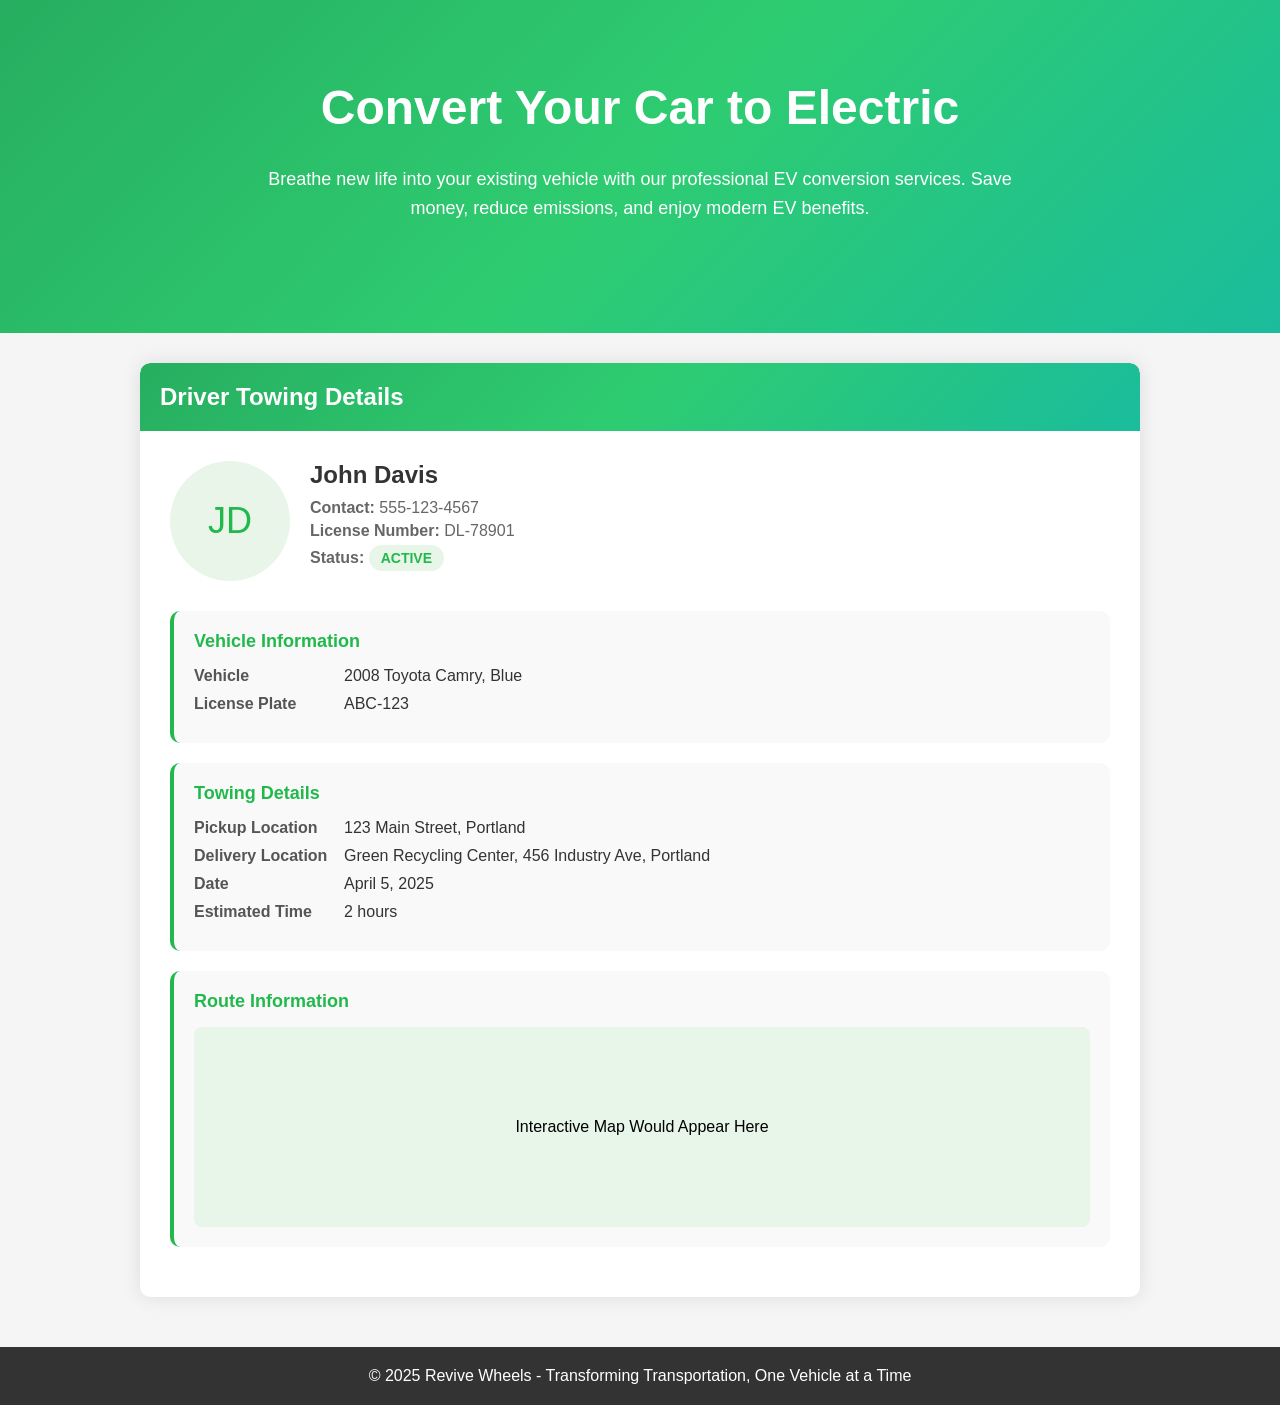
<file: frontend/scrappage/driver.html>
<!DOCTYPE html>
<html lang="en">
<head>
    <meta charset="UTF-8">
    <meta name="viewport" content="width=device-width, initial-scale=1.0">
    <title>Revive Wheels - Driver Details</title>
    <style>
        * {
            margin: 0;
            padding: 0;
            box-sizing: border-box;
            font-family: 'Segoe UI', Tahoma, Geneva, Verdana, sans-serif;
        }
        
        body {
            background-color: #f5f5f5;
            padding: 0;
        }
        
        .hero {
            background: linear-gradient(135deg, #27ae60 0%, #2ecc71 50%, #1abc9c 100%); 
            padding: 80px 20px;
            text-align: center;
            color: white;
        }
        
        .hero h1 {
            font-size: 48px;
            margin-bottom: 30px;
        }
        
        .hero p {
            font-size: 18px;
            max-width: 800px;
            margin: 0 auto 30px;
            line-height: 1.6;
        }
        
        .search-container {
            max-width: 600px;
            margin: 0 auto;
            position: relative;
        }
        
        .search-input {
            width: 100%;
            padding: 15px 20px;
            border-radius: 30px;
            border: none;
            font-size: 16px;
            box-shadow: 0 2px 10px rgba(0, 0, 0, 0.1);
        }
        
        .search-button {
            position: absolute;
            right: 5px;
            top: 5px;
            background-color: #21b94c;
            border: none;
            color: white;
            width: 40px;
            height: 40px;
            border-radius: 50%;
            cursor: pointer;
            display: flex;
            align-items: center;
            justify-content: center;
        }
        
        .container {
            max-width: 1000px;
            margin: 30px auto;
            background-color: white;
            border-radius: 10px;
            box-shadow: 0 0 20px rgba(0, 0, 0, 0.1);
            overflow: hidden;
        }
        
        .panel-header {
            background: linear-gradient(135deg, #27ae60 0%, #2ecc71 50%, #1abc9c 100%);
            color: white;
            padding: 20px;
            border-top-left-radius: 10px;
            border-top-right-radius: 10px;
        }
        
        .driver-details {
            padding: 30px;
        }
        
        .driver-profile {
            display: flex;
            margin-bottom: 30px;
            gap: 20px;
        }
        
        .profile-image {
            width: 120px;
            height: 120px;
            border-radius: 50%;
            background-color: #e9f5e9;
            display: flex;
            align-items: center;
            justify-content: center;
            font-size: 36px;
            color: #21b94c;
        }
        
        .profile-info {
            flex: 1;
        }
        
        .profile-info h2 {
            color: #333;
            margin-bottom: 10px;
        }
        
        .profile-info p {
            color: #666;
            margin-bottom: 5px;
        }
        
        .detail-card {
            background-color: #f9f9f9;
            border-radius: 10px;
            padding: 20px;
            margin-bottom: 20px;
            border-left: 4px solid #21b94c;
        }
        
        .detail-card h3 {
            color: #21b94c;
            margin-bottom: 15px;
            font-size: 18px;
        }
        
        .detail-row {
            display: flex;
            margin-bottom: 10px;
        }
        
        .detail-label {
            width: 150px;
            font-weight: bold;
            color: #555;
        }
        
        .detail-value {
            flex: 1;
            color: #333;
        }
        
        .status-badge {
            display: inline-block;
            padding: 5px 12px;
            border-radius: 20px;
            font-size: 14px;
            font-weight: bold;
            background-color: #e8f5e9;
            color: #21b94c;
        }
        
        .footer {
            background-color: #333;
            color: white;
            text-align: center;
            padding: 20px;
            margin-top: 50px;
        }
        
        @media (max-width: 768px) {
            .hero h1 {
                font-size: 36px;
            }
            
            .driver-profile {
                flex-direction: column;
                align-items: center;
                text-align: center;
            }
            
            .detail-row {
                flex-direction: column;
            }
            
            .detail-label {
                width: 100%;
                margin-bottom: 5px;
            }
        }
    </style>
</head>
<body>
    <div class="hero">
        <h1>Convert Your Car to Electric</h1>
        <p>Breathe new life into your existing vehicle with our professional EV conversion services. Save money, reduce emissions, and enjoy modern EV benefits.</p>
        
        <!-- <div class="search-container">
            <input type="text" class="search-input" placeholder="Search for conversion services...">
            <button class="search-button">
                <svg xmlns="http://www.w3.org/2000/svg" width="20" height="20" viewBox="0 0 24 24" fill="none" stroke="currentColor" stroke-width="2" stroke-linecap="round" stroke-linejoin="round">
                    <circle cx="11" cy="11" r="8"></circle>
                    <line x1="21" y1="21" x2="16.65" y2="16.65"></line>
                </svg>
            </button>
        </div> -->
    </div>
    
    <div class="container">
        <div class="panel-header">
            <h2>Driver Towing Details</h2>
        </div>
        
        <div class="driver-details">
            <div class="driver-profile">
                <div class="profile-image">JD</div>
                <div class="profile-info">
                    <h2>John Davis</h2>
                    <p><strong>Contact:</strong> 555-123-4567</p>
                    <p><strong>License Number:</strong> DL-78901</p>
                    <p><strong>Status:</strong> <span class="status-badge">ACTIVE</span></p>
                </div>
            </div>
            
            <div class="detail-card">
                <h3>Vehicle Information</h3>
                <div class="detail-row">
                    <div class="detail-label">Vehicle</div>
                    <div class="detail-value">2008 Toyota Camry, Blue</div>
                </div>
                <div class="detail-row">
                    <div class="detail-label">License Plate</div>
                    <div class="detail-value">ABC-123</div>
                </div>
            </div>
            
            <div class="detail-card">
                <h3>Towing Details</h3>
                <div class="detail-row">
                    <div class="detail-label">Pickup Location</div>
                    <div class="detail-value">123 Main Street, Portland</div>
                </div>
                <div class="detail-row">
                    <div class="detail-label">Delivery Location</div>
                    <div class="detail-value">Green Recycling Center, 456 Industry Ave, Portland</div>
                </div>
                <div class="detail-row">
                    <div class="detail-label">Date</div>
                    <div class="detail-value">April 5, 2025</div>
                </div>
                <div class="detail-row">
                    <div class="detail-label">Estimated Time</div>
                    <div class="detail-value">2 hours</div>
                </div>
            </div>
            
            <div class="detail-card">
                <h3>Route Information</h3>
                <div style="background-color: #e8f5e9; height: 200px; border-radius: 8px; display: flex; justify-content: center; align-items: center;">
                    <p>Interactive Map Would Appear Here</p>
                </div>
            </div>
        </div>
    </div>
    
    <div class="footer">
        <p>&copy; 2025 Revive Wheels - Transforming Transportation, One Vehicle at a Time</p>
    </div>
</body>
</html>
</file>
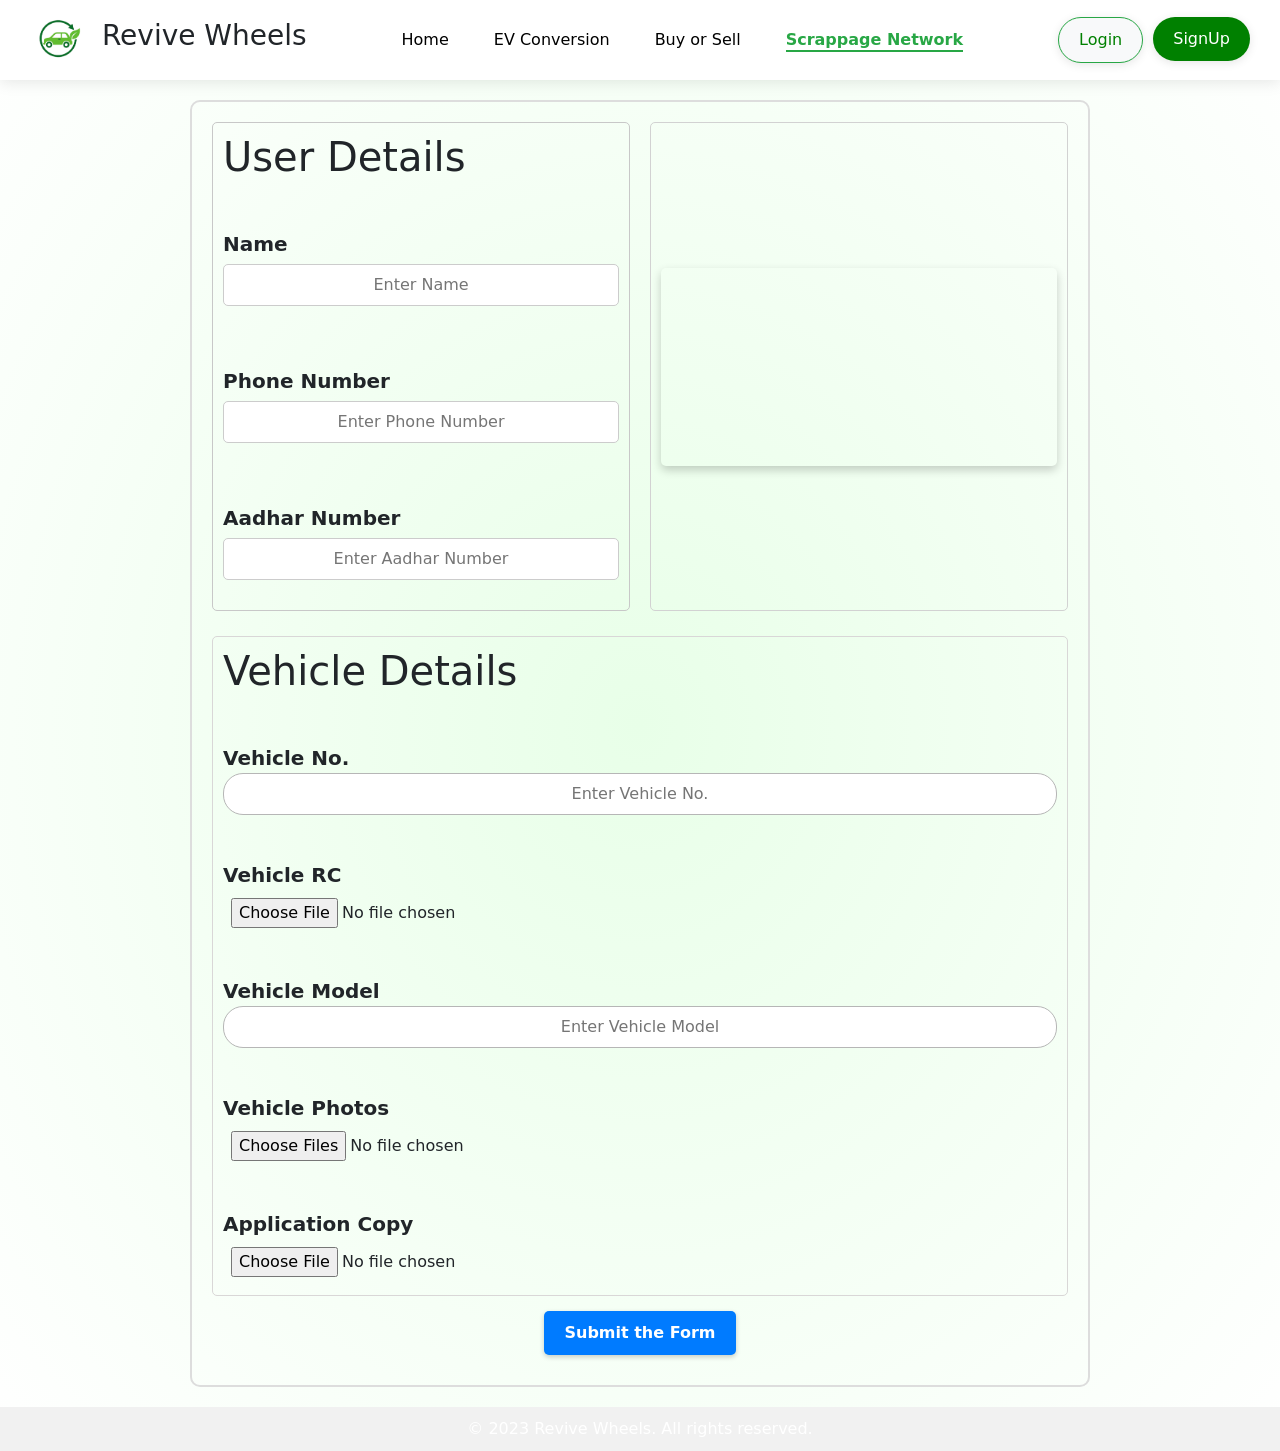
<file: frontend/scrappage/scrappage_form.html>
<!DOCTYPE html>
<html lang="en">
  <head>
    <meta charset="UTF-8" />
    <meta name="viewport" content="width=device-width, initial-scale=1.0" />
    <title>Scrappage Network</title>
    <link rel="stylesheet" href="./src/styles/style.css" />
    <link rel="stylesheet" href="./src/styles/index.css" />
    <link
      href="https://cdn.jsdelivr.net/npm/bootstrap@5.3.3/dist/css/bootstrap.min.css"
      rel="stylesheet"
    />
    <link
      rel="stylesheet"
      href="https://cdnjs.cloudflare.com/ajax/libs/font-awesome/6.7.2/css/all.min.css"
    />
    <style>
      .loading-spinner {
        display: inline-block;
        width: 20px;
        height: 20px;
        border: 3px solid rgba(255, 255, 255, 0.3);
        border-radius: 50%;
        border-top-color: #fff;
        animation: spin 1s ease-in-out infinite;
        margin-right: 8px;
      }
      @keyframes spin {
        to {
          transform: rotate(360deg);
        }
      }
      .error-message {
        color: red;
        margin-top: 5px;
        font-size: 14px;
      }
    </style>
  </head>
  <body>
    <header class="header" id="header">
      <div class="logo-container">
        <img src="./images/logoUpdated.png" alt="Logo" />
        <h3>Revive Wheels</h3>
      </div>
      <nav>
          <ul class="nav-links">
              <li><a href="../index.html" id="tab-style">Home</a></li>
              <li><a href="../ev_coversion_ui.html" id="tab-style">EV Conversion</a></li>
              <li><a href="../market.html" id="tab-style">Buy or Sell</a></li>
              <li class="active"><a href="#" id="tab-style">Scrappage Network</a></li>
          </ul>            
      </nav>
      <div class="auth-buttons">
        <button>
          <a href="../signin.html" style="text-decoration: none; color: green;">Login</a>
        </button>
        <button style="background-color: green;">
          <a href="../signup.html" style="text-decoration: none; color: white;">SignUp</a>
        </button>
      </div>
    </header>

    <div
      class="form-container"
      style="
        margin: 20px auto;
        max-width: 900px;
        padding: 20px;
        border: 2px solid #ddd;
        border-radius: 10px;
      "
    >
      <form id="form-details">
        <div
          class="form-content"
          style="display: flex; justify-content: space-between; gap: 20px"
        >
          <!-- Left Section - User Details -->
          <div
            class="user-details"
            style="
              flex: 1;
              padding: 10px;
              border: 1px solid rgb(200, 200, 200);
              border-radius: 5px;
            "
          >
            <h1>User Details</h1>
            <label for="username">Name</label>
            <input
              id="username"
              type="text"
              placeholder="Enter Name"
              required
              style="width: 100%; padding: 8px"
            />
            <div id="name-error" class="error-message"></div>

            <label for="userphone">Phone Number</label>
            <input
              id="userphone"
              type="tel"
              placeholder="Enter Phone Number"
              required
              style="width: 100%; padding: 8px"
            />
            <div id="phone-error" class="error-message"></div>

            <label for="userAadhar">Aadhar Number</label>
            <input
              id="userAadhar"
              type="text"
              placeholder="Enter Aadhar Number"
              required
              style="width: 100%; padding: 8px"
            />
            <div id="aadhar-error" class="error-message"></div>
          </div>

          <!-- Right Section - Video -->
          <div
            class="video-section"
            style="
              flex: 1;
              display: flex;
              justify-content: center;
              align-items: center;
              border: 1px solid rgb(210, 210, 210);
              padding: 10px;
              border-radius: 5px;
            "
          >
            <video
              playsinline
              autoplay
              loop
              muted
              style="width: 100%; border-radius: 5px"
            >
              <source
                src="https://cdnl.iconscout.com/lottie/premium/thumb/application-form-animated-icon-download-in-lottie-json-gif-static-svg-file-formats--job-cv-resume-employment-fill-ui-pack-user-interface-icons-8609542.mp4"
                type="video/mp4"
              />
              Your browser does not support the video tag.
            </video>
          </div>
        </div>

        <!-- Vehicle Details -->
        <div
          style="
            margin-top: 25px;
            display: flex;
            flex-direction: column;
            border: 1px solid rgb(217, 215, 215);
            padding: 10px;
            border-radius: 5px;
          "
        >
          <h1>Vehicle Details</h1>
          <label for="vehicleNo">Vehicle No.</label>
          <input
            id="vehicleNo"
            type="text"
            placeholder="Enter Vehicle No."
            required
            style="width: 100%; padding: 8px"
          />
          <div id="vehicleNo-error" class="error-message"></div>

          <label for="vehicleRC">Vehicle RC</label>
          <input
            id="vehicleRC"
            type="file"
            style="width: 100%; padding: 8px"
            accept=".jpeg, .png,.jpg, .pdf"
          />

          <label for="vehicleModel">Vehicle Model</label>
          <input
            id="vehicleModel"
            type="text"
            placeholder="Enter Vehicle Model"
            required
            style="width: 100%; padding: 8px"
          />
          <div id="vehicleModel-error" class="error-message"></div>

          <label for="vehiclePhotos">Vehicle Photos</label>
          <input
            id="vehiclePhotos"
            type="file"
            style="width: 100%; padding: 8px"
            multiple
            accept=".jpeg, .png,.jpg,"
          />

          <label for="scrapApplication">Application Copy</label>
          <input
            id="scrapApplication"
            type="file"
            style="width: 100%; padding: 8px"
            accept=".jpeg, .png,.jpg, .pdf"
          />
        </div>

        <div style="display: flex; justify-content: center; margin-top: 15px">
          <button
            type="submit"
            id="submitButton"
            style="
              padding: 10px 20px;
              background: #007bff;
              color: white;
              border: none;
              border-radius: 5px;
            "
          >
            Submit the Form
          </button>
        </div>
        <div
          id="form-status"
          style="text-align: center; margin-top: 10px"
        ></div>
      </form>
    </div>

    <footer
      style="
        text-align: center;
        padding: 10px;
        background: #f1f1f1;
        margin-top: 20px;
      "
    >
      © 2023 Revive Wheels. All rights reserved.
    </footer>

    <script>
      document.addEventListener("DOMContentLoaded", function () {
        const form = document.getElementById("form-details");
        const submitBtn = document.getElementById("submitButton");
        const statusDiv = document.getElementById("form-status");

        // Enable debugging mode
        const DEBUG_MODE = true;

        function logDebug(message) {
          if (DEBUG_MODE) {
            console.log("[DEBUG]", message);
          }
        }

        function showStatus(message, isError = false) {
          statusDiv.textContent = message;
          statusDiv.style.color = isError ? "red" : "green";
          logDebug(`Status: ${message}`);
        }

        function validatePhone(phone) {
          const isValid = /^\d{10}$/.test(phone);
          if (!isValid) {
            document.getElementById("phone-error").textContent =
              "Please enter a valid 10-digit phone number";
          }
          return isValid;
        }

        function validateAadhar(aadhar) {
          const isValid = /^\d{12}$/.test(aadhar);
          if (!isValid) {
            document.getElementById("aadhar-error").textContent =
              "Please enter a valid 12-digit Aadhar number";
          }
          return isValid;
        }

        // Validate all required fields
        function validateForm() {
          logDebug("Validating form...");
          const requiredFields = [
            {
              id: "username",
              errorId: "name-error",
              message: "Name is required",
            },
            {
              id: "vehicleNo",
              errorId: "vehicleNo-error",
              message: "Vehicle number is required",
            },
            {
              id: "vehicleModel",
              errorId: "vehicleModel-error",
              message: "Vehicle model is required",
            },
          ];

          let isValid = true;

          // Check required text fields
          requiredFields.forEach((field) => {
            const element = document.getElementById(field.id);
            const errorElement = document.getElementById(field.errorId);

            if (!element.value.trim()) {
              errorElement.textContent = field.message;
              element.style.borderColor = "red";
              isValid = false;
            } else {
              errorElement.textContent = "";
              element.style.borderColor = "";
            }
          });

          // Validate phone and Aadhar
          isValid =
            validatePhone(document.getElementById("userphone").value) &&
            isValid;
          isValid =
            validateAadhar(document.getElementById("userAadhar").value) &&
            isValid;

          return isValid;
        }

        // Form submission handler
        form.addEventListener("submit", async function (e) {
          e.preventDefault();
          logDebug("Form submission started");

          if (!validateForm()) {
            showStatus("Please fix the errors in the form", true);
            return;
          }

          try {
            // Prepare form data
            const formData = {
              userDetails: {
                name: document.getElementById("username").value,
                phone: document.getElementById("userphone").value,
                aadhar: document.getElementById("userAadhar").value,
              },
              vehicleDetails: {
                vehicleNo: document.getElementById("vehicleNo").value,
                vehicleModel: document.getElementById("vehicleModel").value,
                rcUploaded:
                  document.getElementById("vehicleRC").files.length > 0,
                photosUploaded:
                  document.getElementById("vehiclePhotos").files.length > 0,
                applicationUploaded:
                  document.getElementById("scrapApplication").files.length > 0,
              },
              submissionDate: new Date().toISOString(),
            };

            logDebug("Form data prepared:", formData);

            // Show loading state
            submitBtn.disabled = true;
            submitBtn.innerHTML =
              '<span class="loading-spinner"></span> Submitting...';
            showStatus("Submitting your form...");

            // Replace with your actual JSONBin.io API key
            const apiKey =
              "$2a$10$n6VasSdOa65rGVrwT/IZZOUD6IkOANNpEPeVM9i9UdlctYBtQ3GH2";

            const response = await fetch("https://api.jsonbin.io/v3/b", {
              method: "POST",
              headers: {
                "Content-Type": "application/json",
                "X-Master-Key": apiKey,
                "X-Bin-Name": "Scrappage Network Applications",
              },
              body: JSON.stringify(formData),
            });

            logDebug("API response status:", response.status);

            if (!response.ok) {
              const errorData = await response.json();
              logDebug("API error response:", errorData);
              throw new Error(
                errorData.message || `HTTP error! status: ${response.status}`
              );
            }

            const result = await response.json();
            logDebug("API success response:", result);

            showStatus("Form submitted successfully!");
            window.location.href = "./pickup.html"
            form.reset();
          } catch (error) {
            console.error("Submission error:", error);
            showStatus(`Error: ${error.message}`, true);

            // Additional error details for debugging
            if (error.message.includes("Failed to fetch")) {
              showStatus(
                "Network error - check your internet connection",
                true
              );
            } else if (
              error.message.includes("401") ||
              error.message.includes("403")
            ) {
              showStatus("Authentication error - please contact support", true);
            }
          } finally {
            submitBtn.disabled = false;
            submitBtn.innerHTML = "Submit the Form";
          }
        });

        // Input formatting and validation
        document
          .getElementById("userphone")
          .addEventListener("input", function (e) {
            this.value = this.value.replace(/\D/g, "").slice(0, 10);
            validatePhone(this.value);
          });

        document
          .getElementById("userAadhar")
          .addEventListener("input", function (e) {
            this.value = this.value.replace(/\D/g, "").slice(0, 12);
            validateAadhar(this.value);
          });

        // Clear errors when typing in fields
        document
          .querySelectorAll("input, select, textarea")
          .forEach((element) => {
            element.addEventListener("input", function () {
              const errorElement = document.getElementById(`${this.id}-error`);
              if (errorElement) {
                errorElement.textContent = "";
                this.style.borderColor = "";
              }
            });
          });
      });
    </script>
  </body>
</html>
</file>
<file: frontend/market.css>
/* Global Styles */
:root {
  --primary-color: #27ae60;
  --primary-light: #4cd137;
  --primary-dark: #219150;
  --gradient-bg: linear-gradient(135deg, #27ae60 0%, #2ecc71 50%, #1abc9c 100%);
  --text-dark: #333;
  --text-light: #f1f1f1;
  --border-color: #ddd;
  --form-bg: #fff;
  --shadow: 0 4px 8px rgba(0, 0, 0, 0.1);
  --transition: all 0.3s ease;
}

body {
  font-family: "Segoe UI", Tahoma, Geneva, Verdana, sans-serif;
  margin: 0;
  padding: 0;
  color: var(--text-dark);
  line-height: 1.6;
  background-color: #f8f9fa;
}

/* Header Styles */
.header {
  display: flex;
  justify-content: space-between;
  align-items: center;
  padding: 15px 30px;
  box-shadow: 0 2px 15px rgba(0, 0, 0, 0.1);
  background-color: white;
  position: sticky;
  top: 0;
  z-index: 1000;
  transition: all 0.3s ease;
}

.header.scrolled {
  padding: 10px 30px;
  box-shadow: 0 4px 20px rgba(0, 0, 0, 0.1);
}

.logo-container {
  display: flex;
  align-items: center;
}

.logo-container img {
  height: 50px;
  margin-right: 15px;
  transition: transform 0.3s ease;
}

.logo-container:hover img {
  transform: scale(1.05);
}

/* Navigation Links */
.nav-links {
  display: flex;
  gap: 25px;
  list-style: none;
  padding: 0;
  margin: 0;
}

.nav-links li {
  cursor: pointer;
  padding: 5px 10px;
  position: relative;
  font-weight: 500;
}

/* Default Link Styling */
.nav-links a {
  color: black;
  text-decoration: none;
  transition: color 0.3s ease;
}

/* Hover Effect */
.nav-links a:hover {
  color: var(--primary-color);
}

/* Active Tab Styling */
.nav-links .active a {
  font-weight: bold;
  color: var(--primary-color);
  position: relative;
}

/* Underline Effect */
.nav-links .active a::after,
.nav-links a:hover::after {
  content: "";
  position: absolute;
  left: 0;
  bottom: -3px;
  width: 100%;
  height: 2px;
  background-color: var(--primary-color);
}

/* Authentication Buttons */
.auth-buttons {
  display: flex;
  gap: 10px;
}

.auth-buttons button {
  padding: 10px 20px;
  border-radius: 30px;
  border: none;
  font-size: 15px;
  font-weight: 600;
  transition: all 0.3s ease;
  box-shadow: 0 2px 10px rgba(0, 0, 0, 0.1);
}

.auth-buttons button:first-child {
  background-color: var(--light-color);
  border: 1px solid var(--primary-color);
  color: var(--primary-color);
}

.auth-buttons button:first-child:hover {
  background-color: var(--primary-color);
  color: white;
  transform: translateY(-3px);
}

.auth-buttons button:last-child {
  background-color: var(--primary-color);
  color: white;
}

.auth-buttons button:last-child:hover {
  background-color: var(--primary-dark);
  transform: translateY(-3px);
  box-shadow: 0 5px 15px rgba(40, 167, 69, 0.4);
}

/* Hero Section */
/* Main Container */
.container {
  display: grid;
  grid-template-columns: repeat(auto-fit, minmax(280px, 1fr));
  gap: 30px;
  padding: 50px 40px;
  max-width: 1200px;
  margin: auto;
}

/* Card Styles */
.card {
  background: white;
  border-radius: 20px;
  box-shadow: 0 8px 25px rgba(0, 0, 0, 0.1);
  overflow: hidden;
  transition: transform 0.3s ease, box-shadow 0.3s ease;
  cursor: pointer;
  text-decoration: none;
  display: flex;
  flex-direction: column;
  align-items: center;
  padding-bottom: 20px;
  border: 2px solid #28a74522;
}

.card:hover {
  transform: translateY(-8px);
  box-shadow: 0 12px 30px rgba(40, 167, 69, 0.3);
  border-color: #28a745;
}

/* Card Image */
.card-image {
  width: 100%;
  max-height: 180px;
  object-fit: contain;
  background: linear-gradient(to bottom, #eaffea, #ffffff);
  padding: 20px;
}

/* Card Text */
.card-text {
  text-align: center;
  padding: 0 15px;
}

.card-title {
  font-size: 20px;
  color: #218838;
  margin-top: 15px;
  font-weight: bold;
}

.card-desc {
  font-size: 14px;
  color: #555;
  margin-top: 8px;
  line-height: 1.4;
}

/* Link Reset */
.card-link {
  text-decoration: none;
  color: inherit;
}

/* Responsive Footer */
footer {
  text-align: center;
  padding: 20px;
  background:linear-gradient(135deg, #27ae60 0%, #2ecc71 50%, #1abc9c 100%);
  color: white;
  font-size: 14px;
}
</file>
<file: frontend/scrappage/src/styles/style.css>
*{
    margin:0;
    padding:0;
}

button
{
    background-color: #16A34A;
    border:none;
    padding:12px;
    border-radius: 10px;
    color:white;
    box-shadow: 0 2px 2px rgba(0,0,0,0.5);
    height: fit-content;
    padding: 10px 20px;
    font-family: sans-serif;
    font-size: 14px;
    font-weight: bold;
}
</file>
<file: frontend/scrappage/src/styles/index.css>
body {
    font-family: sans-serif;
    margin: 0;
    padding: 0;
    background: radial-gradient(at center,rgb(232, 255, 232),white);
}

/* Header Styling */
:root {
    --primary-color: #28a745;
    --primary-dark: #218838;
    --secondary-color: #17a2b8;
    --dark-color: #343a40;
    --light-color: #f8f9fa;
    --success-color: #28a745;
    --danger-color: #dc3545;
}

/* Reset Styles */
* {
    margin: 0;
    padding: 0;
    box-sizing: border-box;
}

/* Button Styling */
button {
    background-color: var(--primary-color);
    border: none;
    padding: 12px 20px;
    border-radius: 10px;
    color: white;
    font-size: 14px;
    font-weight: bold;
    cursor: pointer;
    transition: all 0.3s ease;
    box-shadow: 0 2px 5px rgba(0, 0, 0, 0.2);
}

button:hover {
    background-color: var(--primary-dark);
    transform: translateY(-2px);
}

/* Header Styling */
.header {
    display: flex;
    justify-content: space-between;
    align-items: center;
    padding: 15px 30px;
    box-shadow: 0 2px 15px rgba(0, 0, 0, 0.1);
    background-color: white;
    position: sticky;
    top: 0;
    z-index: 1000;
    transition: all 0.3s ease;
}

.header.scrolled {
    padding: 10px 30px;
    box-shadow: 0 4px 20px rgba(0, 0, 0, 0.1);
}

/* Logo Container */
.logo-container {
    display: flex;
    align-items: center;
}

.logo-container img {
    height: 50px;
    margin-right: 15px;
    transition: transform 0.3s ease;
}

.logo-container:hover img {
    transform: scale(1.05);
}

/* Navigation Links */
.nav-links {
    display: flex;
    gap: 25px;
    list-style: none;
    padding: 0;
    margin: 0;
}

.nav-links li {
    cursor: pointer;
    padding: 5px 10px;
    position: relative;
    font-weight: 500;
}

/* Default Link Styling */
.nav-links a {
    color: black;
    text-decoration: none;
    transition: color 0.3s ease;
}

/* Hover Effect */
.nav-links a:hover {
    color: var(--primary-color);
}

/* Active Tab Styling */
.nav-links .active a {
    font-weight: bold;
    color: var(--primary-color);
    position: relative;
}

/* Underline Effect */
.nav-links .active a::after,
.nav-links a:hover::after {
    content: "";
    position: absolute;
    left: 0;
    bottom: -3px;
    width: 100%;
    height: 2px;
    background-color: var(--primary-color);
}

/* Authentication Buttons */
.auth-buttons {
    display: flex;
    gap: 10px;
}

.auth-buttons button {
    padding: 10px 20px;
    border-radius: 30px;
    border: none;
    font-weight: 500;
    transition: all 0.3s ease;
    box-shadow: 0 2px 10px rgba(0, 0, 0, 0.1);
}

.auth-buttons button:first-child {
    background-color: var(--light-color);
    border: 1px solid var(--primary-color);
    color: var(--primary-color);
}

.auth-buttons button:first-child:hover {
    background-color: var(--primary-color);
    color: white;
    transform: translateY(-3px);
}

.auth-buttons button:last-child {
    background-color: var(--primary-color);
    color: white;
}

.auth-buttons button:last-child:hover {
    background-color: var(--primary-dark);
    transform: translateY(-3px);
    box-shadow: 0 5px 15px rgba(40, 167, 69, 0.4);
}


/* Form Container */
.form-container {
    width: 80%;
    margin: 30px auto;
    padding: 20px;
    border: 2px solid #ccc;
    border-radius: 10px;
}

/* User Details & Video Section */
.form-content {
    display: flex;
    justify-content: space-between;
    gap: 20px;
}

/* User Details */
.user-details {
    width: 50%;
    border: 1px solid black;
    padding: 15px;
    border-radius: 5px;
}

.user-details input {
    width: 100%;
    padding: 8px;
    margin-top: 5px;
    margin-bottom: 15px;
    border-radius: 5px;
    border: 1px solid #ccc;
}

/* Video Section */
.video-section {
    width: 50%;
    text-align: center;
    padding: 15px;
}

.video-section video {
    border-radius: 10px;
    box-shadow: 0px 4px 10px rgba(0, 0, 0, 0.2);
}

/* Vehicle Details */
.vehicle-details {
    margin-top: 25px;
    border: 1px solid black;
    padding: 15px;
    border-radius: 5px;
}

/* Submit Button */
.submit-section {
    text-align: center;
    margin-top: 20px;
}

.submit-section button {
    padding: 10px 20px;
    background: #3498db;
    color: white;
    border: none;
    cursor: pointer;
    border-radius: 5px;
}

.submit-section button:hover {
    background: #2980b9;
}

/* Footer */
footer {
    text-align: center;
    padding: 15px;
    background: #34495e;
    color: white;
}

input
{
    border-radius: 20px;
    border:1px solid rgb(182, 182, 182);
    text-align: center;

}

input[type='file']
{
    border:none;
}

label
{
    font-size: 20px;
    font-family: system-ui, -apple-system, BlinkMacSystemFont, 'Segoe UI', Roboto, Oxygen, Ubuntu, Cantarell, 'Open Sans', 'Helvetica Neue', sans-serif;
    font-weight: 600;
    margin-top: 40px;
}
</file>
